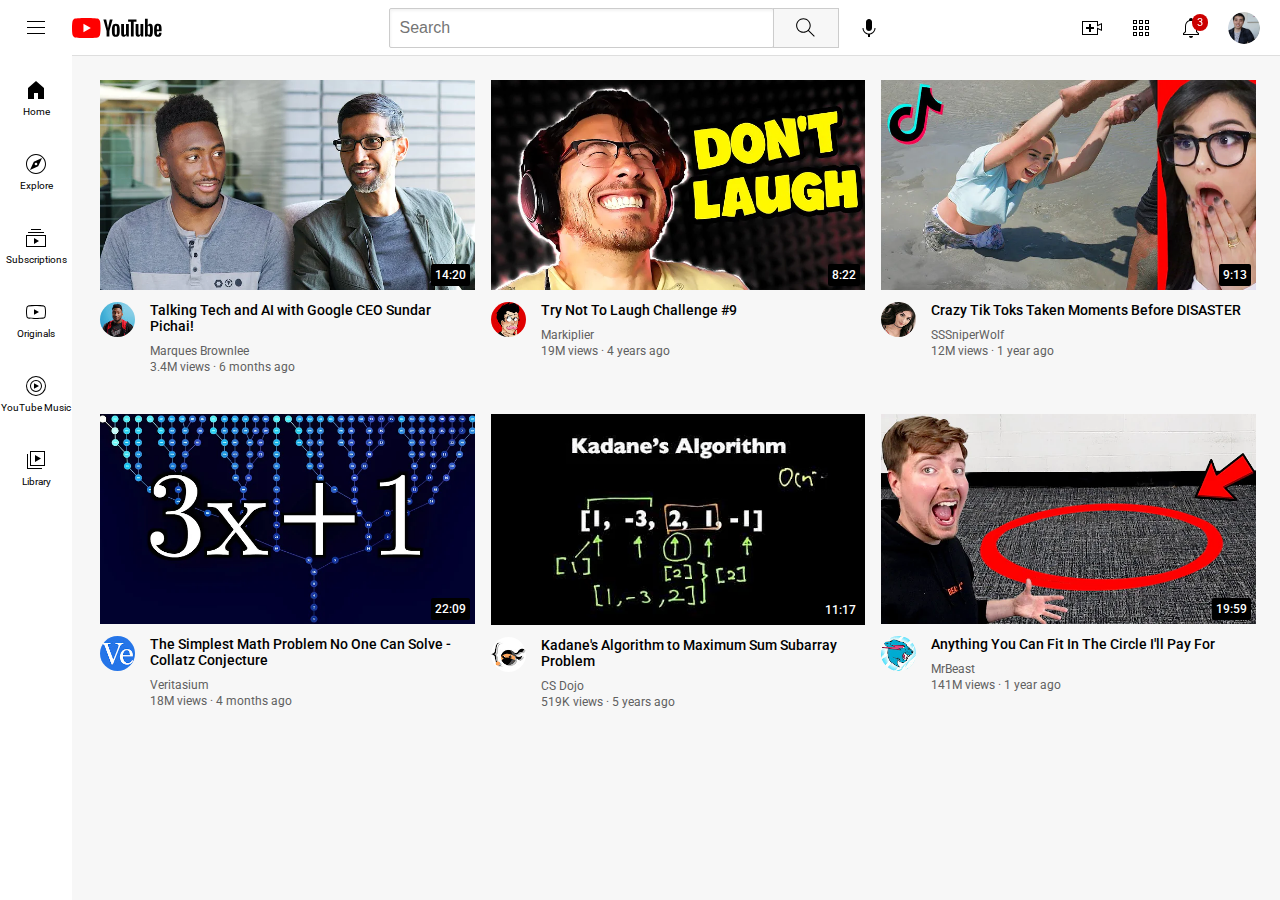
<file: index.html>
<!DOCTYPE html>
<html>
  <head>
    <title>YouTue.com Clone</title>
    <link rel="preconnect" href="https://fonts.googleapis.com">
    <link rel="preconnect" href="https://fonts.gstatic.com" crossorigin>
    <link href="https://fonts.googleapis.com/css2?family=Roboto:wght@400;500;700&display=swap" rel="stylesheet">
    <link rel="stylesheet" href="general.css">
    <link rel="stylesheet" href="video.css">
    <link rel="stylesheet" href="header.css">
    <link rel="stylesheet" href="sidebar.css">
  </head>
  <body>
    <header class="header">
      <div class="left-section">
        <img class="hamburger-menu" src="icons/hamburger-menu.svg">
        <img class="youtube-logo" src="icons/youtube-logo.svg">
      </div>
      <div class="mid-section">
        <input class="search-bar" type="text" placeholder="Search">
        <button class="search-btn">
          <img class="search-icon" src="icons/search.svg" >
          <div class="tooltip">Search</div>
        </button>
        <!-- Comment -->
        <button class="voice-search-btn">
          <img class="voice-search-icon"src="icons/voice-search-icon.svg" >
          <div class="tooltip">Search with your voice</div>
        </button>
      </div>
      <div class="right-section">
        <div class="upload-icon-container">
          <img class="upload-icon" src="icons/upload.svg">
          <div class="tooltip">Create</div>
        </div>
        <div class="youtube-app-icon-container">
          <img class="youtube-app-icon" src="icons/youtube-apps.svg">
          <div class="tooltip">YouTube apps</div>
        </div>
        
        <div class="notification-icon-container">
          <img class="notification-icon" src="icons/notifications.svg">
          <div class="notification-count">3</div>
          <div class="tooltip">Notifications</div>
        </div>
        
        <img class="user-pic" src="channel-pfp/my-channel.jpeg">
      </div>
      
    </header>
    
    <nav class="sidebar">
      <div class="sidebar-link">
        <img src="icons/home.svg">
        <div>Home</div>
      </div>
      <div class="sidebar-link">
        <img src="icons/explore.svg">
        <div>Explore</div>
      </div>
      <div class="sidebar-link">
        <img src="icons/subscriptions.svg">
        <div>Subscriptions</div>
      </div>
      <div class="sidebar-link">
        <img src="icons/originals.svg">
        <div>Originals</div>
      </div>
      <div class="sidebar-link">
        <img src="icons/youtube-music.svg">
        <div>YouTube Music</div>
      </div>
      <div class="sidebar-link">
        <img src="icons/library.svg">
        <div>Library</div>
      </div>
    </nav>
    
    <main>
      <section class="vid-grid">
        <div class="vid-review">
  
          <div class="thumbnail-row">
            <img class="thumbnail" src="thumbnails/thumbnail-1.webp">
            <div class="vid-time">14:20</div>
          </div>
         
          <div class="vid-info-grid">
            <div class="channel-pic">
              <img class="pfp-pic" src="channel-pfp/channel-1.jpeg" >
            </div>
    
            <div class="vid-info">
              <p class="vid-title">
                Talking Tech and AI with Google CEO Sundar Pichai!
              </p>
        
              <p class="vid-author">
                Marques Brownlee
              </p>
        
              <p class="vid-stat">
                3.4M views &#183; 6 months ago
              </p>
            </div>
            
          </div>
          
        </div>
        <div class="vid-review">
          <div class="thumbnail-row">
            <img class="thumbnail" src="thumbnails/thumbnail-2.webp">
            <div class="vid-time">8:22</div>
          </div>
    
          <div class="vid-info-grid">
            <div class="channel-pic">
              <img class="pfp-pic" src="channel-pfp/channel-2.jpeg">
            </div>
            <div class="vid-info">
              <p class="vid-title">
                Try Not To Laugh Challenge #9
              </p>
          
              <p class="vid-author">
                Markiplier
              </p>
          
              <p class="vid-stat">
                  19M views &#183; 4 years ago
              </p>
            </div>
            
          </div>
         
          
          
          
        </div>
        <div class="vid-review">
    
          <div class="thumbnail-row">
            <img class="thumbnail" src="thumbnails/thumbnail-3.webp">
            <div class="vid-time">9:13</div>
          </div>
         
          <div class="vid-info-grid">
            <div class="channel-pic">
              <img class="pfp-pic" src="channel-pfp/channel-3.jpeg" >
            </div>
    
            <div class="vid-info">
              <p class="vid-title">
                Crazy Tik Toks Taken Moments Before DISASTER
              </p>
        
              <p class="vid-author">
                SSSniperWolf
              </p>
        
              <p class="vid-stat">
                12M views &#183; 1 year ago
              </p>
            </div>
            
          </div>
          
        </div>
        <div class="vid-review">
          <div class="thumbnail-row">
            <img class="thumbnail" src="thumbnails/thumbnail-4.webp">
            <div class="vid-time">22:09</div>
          </div>
    
          <div class="vid-info-grid">
            <div class="channel-pic">
              <img class="pfp-pic" src="channel-pfp/channel-4.jpeg">
            </div>
            <div class="vid-info">
              <p class="vid-title">
                The Simplest Math Problem No One Can Solve - Collatz Conjecture
              </p>
          
              <p class="vid-author">
                Veritasium
              </p>
          
              <p class="vid-stat">
                18M views &#183; 4 months ago
              </p>
            </div>
            
          </div>
         
          
          
          
        </div>
        <div class="vid-review">
    
          <div class="thumbnail-row">
            <img class="thumbnail" src="thumbnails/thumbnail-5.webp">
            <div class="vid-time">11:17</div>
          </div>
         
          <div class="vid-info-grid">
            <div class="channel-pic">
              <img class="pfp-pic" src="channel-pfp/channel-5.jpeg" >
            </div>
    
            <div class="vid-info">
              <p class="vid-title">
                Kadane&#39;s Algorithm to Maximum Sum Subarray Problem
              </p>
        
              <p class="vid-author">
                CS Dojo
              </p>
        
              <p class="vid-stat">
                519K views &#183; 5 years ago
              </p>
            </div>
            
          </div>
          
        </div>
        <div class="vid-review">
          <div class="thumbnail-row">
            <img class="thumbnail" src="thumbnails/thumbnail-6.webp">
            <div class="vid-time">19:59</div>
          </div>
    
          <div class="vid-info-grid">
            <div class="channel-pic">
              <img class="pfp-pic" src="channel-pfp/channel-6.jpeg">
            </div>
            <div class="vid-info">
              <p class="vid-title">
                Anything You Can Fit In The Circle I&#39;ll Pay For
              </p>
          
              <p class="vid-author">
                MrBeast
              </p>
          
              <p class="vid-stat">
                141M views &#183; 1 year ago
              </p>
            </div>
            
          </div>
         
          
          
          
        </div>
      </section>
    </main>
    
    
  </body>

</html>
</file>
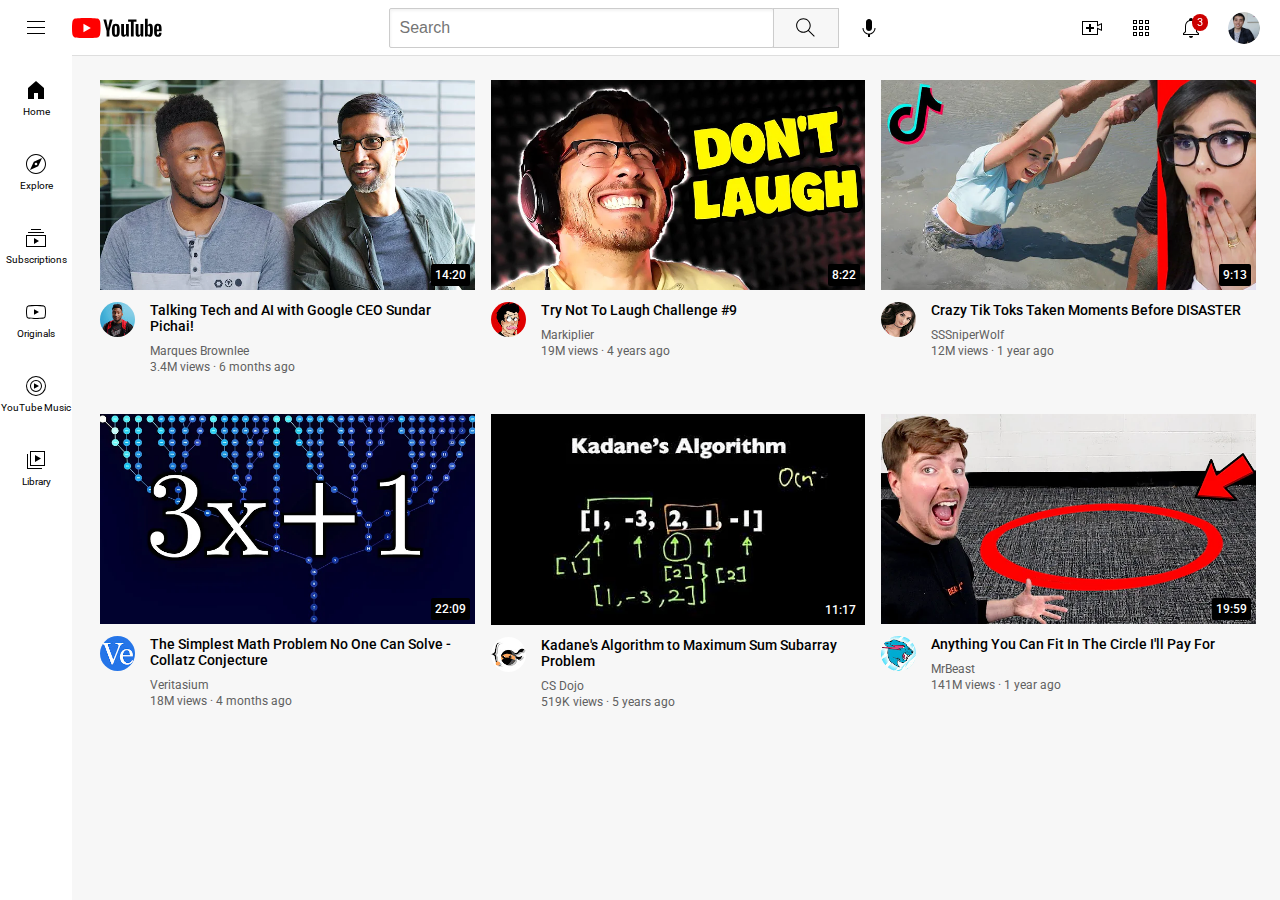
<file: youtube.html>
<!DOCTYPE html>
<html>
  <head>
    <title>YouTue.com Clone</title>
    <link rel="preconnect" href="https://fonts.googleapis.com">
    <link rel="preconnect" href="https://fonts.gstatic.com" crossorigin>
    <link href="https://fonts.googleapis.com/css2?family=Roboto:wght@400;500;700&display=swap" rel="stylesheet">
    <link rel="stylesheet" href="general.css">
    <link rel="stylesheet" href="video.css">
    <link rel="stylesheet" href="header.css">
    <link rel="stylesheet" href="sidebar.css">
  </head>
  <body>
    <header class="header">
      <div class="left-section">
        <img class="hamburger-menu" src="icons/hamburger-menu.svg">
        <img class="youtube-logo" src="icons/youtube-logo.svg">
      </div>
      <div class="mid-section">
        <input class="search-bar" type="text" placeholder="Search">
        <button class="search-btn">
          <img class="search-icon" src="icons/search.svg" >
          <div class="tooltip">Search</div>
        </button>
        <!-- Comment -->
        <button class="voice-search-btn">
          <img class="voice-search-icon"src="icons/voice-search-icon.svg" >
          <div class="tooltip">Search with your voice</div>
        </button>
      </div>
      <div class="right-section">
        <div class="upload-icon-container">
          <img class="upload-icon" src="icons/upload.svg">
          <div class="tooltip">Create</div>
        </div>
        <div class="youtube-app-icon-container">
          <img class="youtube-app-icon" src="icons/youtube-apps.svg">
          <div class="tooltip">YouTube apps</div>
        </div>
        
        <div class="notification-icon-container">
          <img class="notification-icon" src="icons/notifications.svg">
          <div class="notification-count">3</div>
          <div class="tooltip">Notifications</div>
        </div>
        
        <img class="user-pic" src="channel-pfp/my-channel.jpeg">
      </div>
      
    </header>
    
    <nav class="sidebar">
      <div class="sidebar-link">
        <img src="icons/home.svg">
        <div>Home</div>
      </div>
      <div class="sidebar-link">
        <img src="icons/explore.svg">
        <div>Explore</div>
      </div>
      <div class="sidebar-link">
        <img src="icons/subscriptions.svg">
        <div>Subscriptions</div>
      </div>
      <div class="sidebar-link">
        <img src="icons/originals.svg">
        <div>Originals</div>
      </div>
      <div class="sidebar-link">
        <img src="icons/youtube-music.svg">
        <div>YouTube Music</div>
      </div>
      <div class="sidebar-link">
        <img src="icons/library.svg">
        <div>Library</div>
      </div>
    </nav>
    
    <main>
      <section class="vid-grid">
        <div class="vid-review">
  
          <div class="thumbnail-row">
            <img class="thumbnail" src="thumbnails/thumbnail-1.webp">
            <div class="vid-time">14:20</div>
          </div>
         
          <div class="vid-info-grid">
            <div class="channel-pic">
              <img class="pfp-pic" src="channel-pfp/channel-1.jpeg" >
            </div>
    
            <div class="vid-info">
              <p class="vid-title">
                Talking Tech and AI with Google CEO Sundar Pichai!
              </p>
        
              <p class="vid-author">
                Marques Brownlee
              </p>
        
              <p class="vid-stat">
                3.4M views &#183; 6 months ago
              </p>
            </div>
            
          </div>
          
        </div>
        <div class="vid-review">
          <div class="thumbnail-row">
            <img class="thumbnail" src="thumbnails/thumbnail-2.webp">
            <div class="vid-time">8:22</div>
          </div>
    
          <div class="vid-info-grid">
            <div class="channel-pic">
              <img class="pfp-pic" src="channel-pfp/channel-2.jpeg">
            </div>
            <div class="vid-info">
              <p class="vid-title">
                Try Not To Laugh Challenge #9
              </p>
          
              <p class="vid-author">
                Markiplier
              </p>
          
              <p class="vid-stat">
                  19M views &#183; 4 years ago
              </p>
            </div>
            
          </div>
         
          
          
          
        </div>
        <div class="vid-review">
    
          <div class="thumbnail-row">
            <img class="thumbnail" src="thumbnails/thumbnail-3.webp">
            <div class="vid-time">9:13</div>
          </div>
         
          <div class="vid-info-grid">
            <div class="channel-pic">
              <img class="pfp-pic" src="channel-pfp/channel-3.jpeg" >
            </div>
    
            <div class="vid-info">
              <p class="vid-title">
                Crazy Tik Toks Taken Moments Before DISASTER
              </p>
        
              <p class="vid-author">
                SSSniperWolf
              </p>
        
              <p class="vid-stat">
                12M views &#183; 1 year ago
              </p>
            </div>
            
          </div>
          
        </div>
        <div class="vid-review">
          <div class="thumbnail-row">
            <img class="thumbnail" src="thumbnails/thumbnail-4.webp">
            <div class="vid-time">22:09</div>
          </div>
    
          <div class="vid-info-grid">
            <div class="channel-pic">
              <img class="pfp-pic" src="channel-pfp/channel-4.jpeg">
            </div>
            <div class="vid-info">
              <p class="vid-title">
                The Simplest Math Problem No One Can Solve - Collatz Conjecture
              </p>
          
              <p class="vid-author">
                Veritasium
              </p>
          
              <p class="vid-stat">
                18M views &#183; 4 months ago
              </p>
            </div>
            
          </div>
         
          
          
          
        </div>
        <div class="vid-review">
    
          <div class="thumbnail-row">
            <img class="thumbnail" src="thumbnails/thumbnail-5.webp">
            <div class="vid-time">11:17</div>
          </div>
         
          <div class="vid-info-grid">
            <div class="channel-pic">
              <img class="pfp-pic" src="channel-pfp/channel-5.jpeg" >
            </div>
    
            <div class="vid-info">
              <p class="vid-title">
                Kadane&#39;s Algorithm to Maximum Sum Subarray Problem
              </p>
        
              <p class="vid-author">
                CS Dojo
              </p>
        
              <p class="vid-stat">
                519K views &#183; 5 years ago
              </p>
            </div>
            
          </div>
          
        </div>
        <div class="vid-review">
          <div class="thumbnail-row">
            <img class="thumbnail" src="thumbnails/thumbnail-6.webp">
            <div class="vid-time">19:59</div>
          </div>
    
          <div class="vid-info-grid">
            <div class="channel-pic">
              <img class="pfp-pic" src="channel-pfp/channel-6.jpeg">
            </div>
            <div class="vid-info">
              <p class="vid-title">
                Anything You Can Fit In The Circle I&#39;ll Pay For
              </p>
          
              <p class="vid-author">
                MrBeast
              </p>
          
              <p class="vid-stat">
                141M views &#183; 1 year ago
              </p>
            </div>
            
          </div>
         
          
          
          
        </div>
      </section>
    </main>
    
    
  </body>

</html>
</file>
<file: general.css>
p {
  font-family: Roboto, Arial;
  margin-top: 0;
  margin-bottom: 0;
}

body {
  /* inherited */
  font-family: Roboto, Arial;
  margin: 0;
  padding-top: 80px;
  padding-left: 100px;
  padding-right: 24px;
  background-color: rgb(247, 247, 247);
  
}
</file>
<file: video.css>
.thumbnail {
  width: 100%
}

.vid-title {
  margin-top: 0;
  font-size: 14px;
  font-weight: 500;
  margin-bottom: 10px;
}



.vid-info-grid {
  display:grid;
  grid-template-columns: 50px 1fr;
}

.pfp-pic{
  width: 70%;
  border-radius: 50%;
}

.thumbnail-row {
  margin-bottom: 8px;
  position: relative;
  
}

.vid-author ,
.vid-stat {
  font-size: 12px;
  color: rgb(96, 96, 96);
}

.vid-author {
  margin-bottom: 2px;
}

.vid-grid {
  display: grid;
  grid-template-columns: 1fr 1fr 1fr;
  column-gap: 16px;
  row-gap: 40px;
  
}

@media (max-width: 800px) {
  .vid-grid {
    grid-template-columns: 1fr 1fr;
  }
}
@media (min-width: 801px) and (max-width:1280px) {
  .vid-grid {
    grid-template-columns: 1fr 1fr 1fr;
  }
}
@media (min-width: 1281px) and (max-width:1600px) {
  .vid-grid {
    grid-template-columns: 1fr 1fr 1fr 1fr;
  }
}
@media (min-width: 1601px) and (max-width:1920px) {
  .vid-grid {
    grid-template-columns: 1fr 1fr 1fr 1fr 1fr;
  }
}

@media (min-width: 1921px) {
  .vid-grid {
    grid-template-columns: 1fr 1fr 1fr 1fr 1fr 1fr;
  }
}


.vid-time {
  background-color: black;
  color: white;
  position: absolute;
  bottom: 8px;
  right: 5px;
  font-size: 12px;
  font-weight: 500;
  padding: 4px;
  border-radius: 2px;
}
</file>
<file: header.css>
.header {
  height: 55px;

  display: flex;
  flex-direction: row;
  justify-content: space-between;
  position: fixed;
  
  top: 0;
  left: 0;
  right: 0;
  
  background-color: white;
  border-bottom-color: rgb(222, 222, 222);
  border-bottom-width: 1px;
  border-bottom-style: solid;

  z-index: 100;
}

.left-section {
  display: flex;
  align-items: center;
  justify-content: space-between;
}

.hamburger-menu {
  height: 24px;
  margin-left: 24px;
  margin-right: 24px;

}

.youtube-logo {
  height: 20px;
}

.mid-section {
  flex: 1;
  margin-left: 70px;
  margin-right: 35px;
  max-width: 500px ;
  display: flex;
  align-items: center;
}

.search-bar {
  flex: 1;
  height: 36px;
  padding-left: 10px;
  font-size: 16px;
  border: 1px solid rgb(204, 204, 204);
  border-radius: 2px;
  box-shadow: inset 1px 2px 3px rgba(0, 0, 0, 0.05);
  width: 0;
}

.search-bar::placeholder {
  font-size: 16px;
}

.search-btn, .voice-search-btn, .upload-icon-container, .youtube-app-icon-container, .notification-icon-container {
  display: flex;
  justify-content: center;
  align-items: center;
  position: relative;
  
}


.search-btn {
  height: 40px;
  width: 66px;
  background-color: rgb(247, 247, 247);
  border-width: 1px;
  border-style: solid ;
  border-color: rgb(204, 204, 204);
  margin-left: -1px;
  margin-right: 10px;
  
}

.search-btn .tooltip, .voice-search-btn .tooltip, .upload-icon-container .tooltip, .youtube-app-icon-container .tooltip, .notification-icon-container .tooltip {
  position: absolute;
  display: flex;
  background-color: gray;
  color: white;
  padding-top: 6px;
  padding-bottom: 6px;
  padding-left: 8px;
  padding-right: 8px;
  border-radius: 2px;
  font-size: 12px;
  bottom: -30px;
  opacity: 0;
  transition: opacity 0.15s;
  pointer-events: none;
  white-space: nowrap;
  
}
.search-btn:hover .tooltip, .voice-search-btn:hover .tooltip, .upload-icon-container:hover .tooltip, .youtube-app-icon-container:hover .tooltip, .notification-icon-container:hover .tooltip{
  opacity: 0.8;
}


.search-icon {
  height: 25px;
  
}


.voice-search-btn {
  height: 40px;
  width: 40px;
  border-radius: 20px;
  border: none;
  background-color: white;

}

.voice-search-icon {
  height: 24px;
  
}

.right-section {
  width: 180px;
  margin-right: 20px;
  display: flex;
  align-items: center;
  justify-content: space-between;
  flex-shrink: 0;
}

.upload-icon {
  height: 24px;
}

.youtube-app-icon {
  height: 24px;
}

.notification-icon {
  height: 24px;
}

.notification-icon-container{
  position: relative;
}

.notification-count{
  position: absolute;
  top: -2px;
  right: -5px;
  background-color: rgb(204, 0, 0);
  color: white;
  font-size: 11px;
  padding-left: 5px;
  padding-right: 5px;
  padding-top: 2px;
  padding-bottom: 2px;
  border-radius: 10px;
}

.user-pic {
  height: 32px;
  border-radius: 16px;
 
}
</file>
<file: sidebar.css>
.sidebar {
  position: fixed;
  background-color: white;
  top: 55px;
  left: 0;
  bottom: 0;
  width: 72px;
  z-index: 200;
  padding-top: 5px;
}

.sidebar-link {
  height: 74px;
  display: flex;
  align-items: center;
  justify-content: center;
  flex-direction: column;
  
}

.sidebar-link:hover{
  background-color:rgb(235, 235, 235);
  cursor: pointer;

}

.sidebar-link img {
  height: 24px;
  margin-bottom: 4px;
}

.sidebar-link div {
  font-size: 10px;
}
</file>
